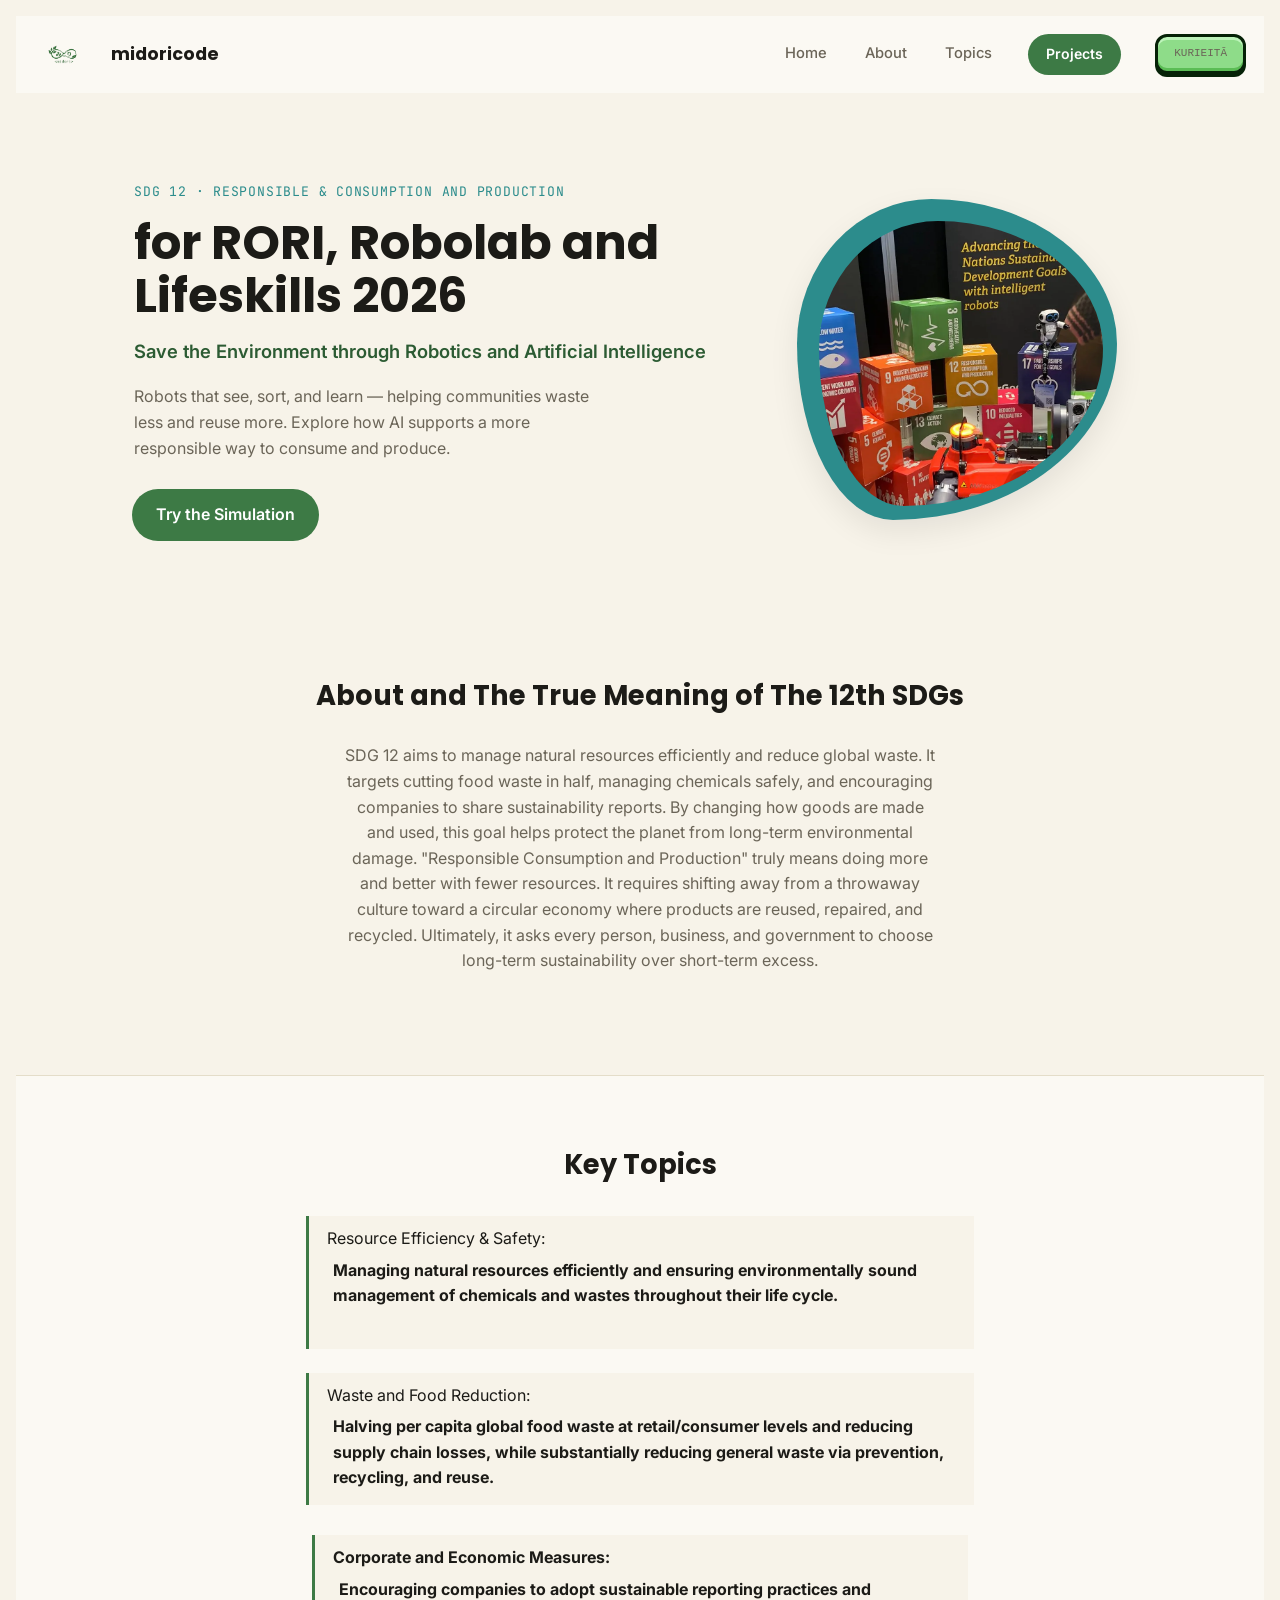
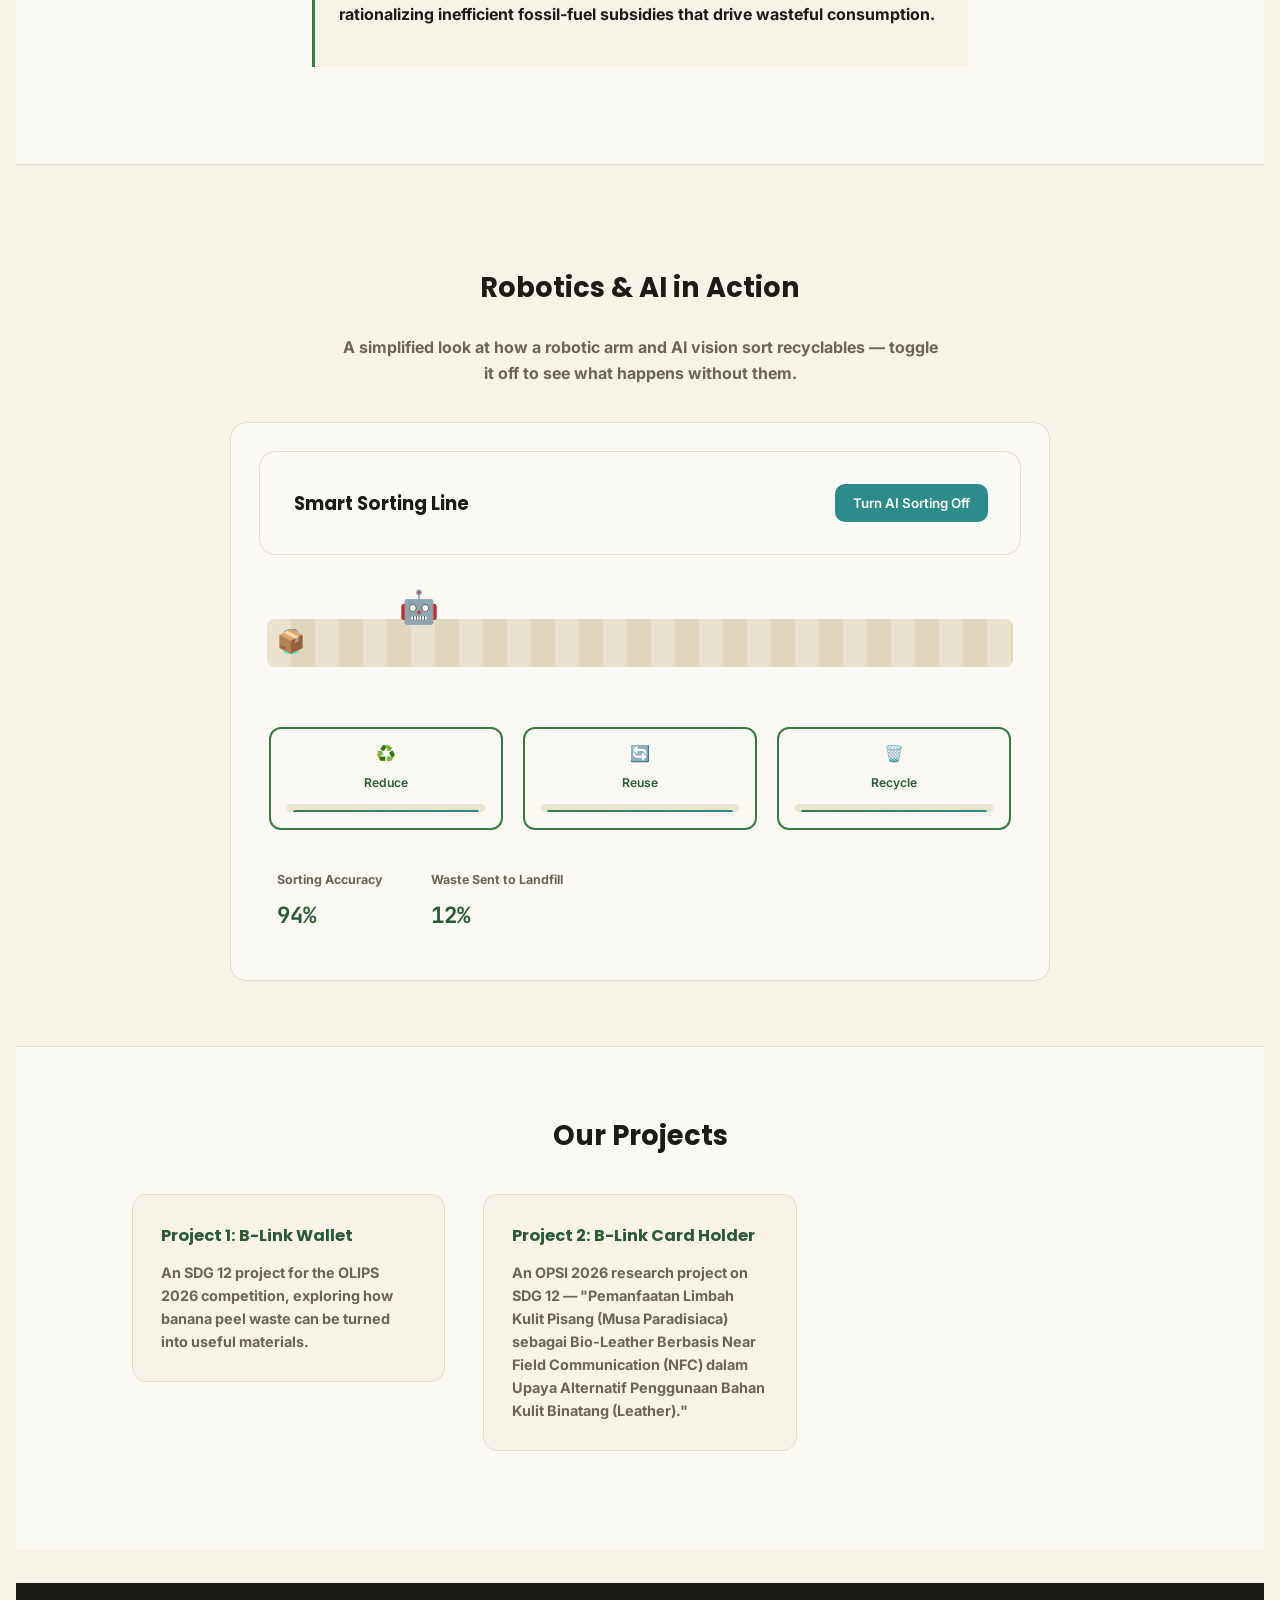
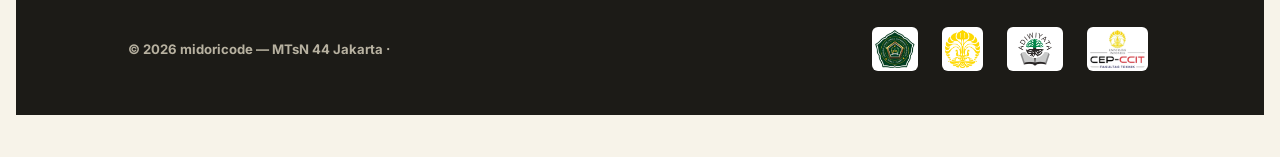
<file: index.html>
<!DOCTYPE html>
<html lang="en">
<head>
<meta charset="UTF-8">
<meta name="viewport" content="width=device-width, initial-scale=1.0">
<title>12th SDGs— midoricode</title>

<link rel="preconnect" href="https://fonts.googleapis.com">
<link href="https://fonts.googleapis.com/css2?family=Poppins:wght@600;700&family=Inter:wght@400;500;600&family=JetBrains+Mono:wght@500&display=swap" rel="stylesheet">
<link rel="stylesheet" href="midori.css">

<link rel="icon" type="image/png" href="mdcrfavicon.png">

</head>
<body>

<header>
  <nav>
    <div class="ijo"><img src="midoricodelogo.png" alt="midoricode"><span>midoricode</span></div>
    <div class="choose">
   <a href="#home">Home</a>
      <a href="#about">About</a>
    <a href="#topics">Topics</a>
      <a href="#projects" class="cta">Projects</a>
 <a href="teamfix.html" class="pixel-btn-credits">Kurieitā</a>
    </div>
  </nav>
</header>

<section class="utama" id="home">
  <div class="MASUK">
 <div>
      <div class="ATAS">SDG 12 · RESPONSIBLE &amp; CONSUMPTION AND PRODUCTION</div>
     <h1>for RORI, Robolab and Lifeskills 2026</h1>
   <div class="goal">Save the Environment through Robotics and Artificial Intelligence</div>
   <p>Robots that see, sort, and learn — helping communities waste less and reuse more. Explore how AI supports a more responsible way to consume and produce.</p>
      <a href="#demo" class="btn">Try the Simulation</a>
  </div>
    <div class="rogobogot">
  <div class="gumpal">
     <img src="rogobogot.png" alt="Robotics for Good">
   </div>
    </div>
  </div>
</section>

<section id="about">
<h2>About and The True Meaning of The 12th SDGs</h2>
 <p class="apa">SDG 12 aims to manage natural resources efficiently and reduce global waste. It targets cutting food waste in half, managing chemicals safely, and encouraging companies to share sustainability reports. By changing how goods are made and used, this goal helps protect the planet from long-term environmental damage. "Responsible Consumption and Production" truly means doing more and better with fewer resources. It requires shifting away from a throwaway culture toward a circular economy where products are reused, repaired, and recycled. Ultimately, it asks every person, business, and government to choose long-term sustainability over short-term excess.</p>
</section>

<section class="topics" id="topics">
  <h2>Key Topics</h2>
 <div class="list punya taupik">
 <div class="wikipedia">Resource Efficiency & Safety:<b>Managing natural resources efficiently and ensuring environmentally sound management of chemicals and wastes throughout their life cycle.</b><span></span></div>
 <div class="gaiaeducation">Waste and Food Reduction:<b> Halving per capita global food waste at retail/consumer levels and reducing supply chain losses, while substantially reducing general waste via prevention, recycling, and reuse.<span></span></div>
    <div class="theglobalgoals">Corporate and Economic Measures:<b> Encouraging companies to adopt sustainable reporting practices and rationalizing inefficient fossil-fuel subsidies that drive wasteful consumption.</b><span></span></div>
  </div>
</section>

<section id="demo">
  <h2>Robotics &amp; AI in Action</h2>
  <p class="gmn">A simplified look at how a robotic arm and AI vision sort recyclables — toggle it off to see what happens without them.</p>
  <div class="panel">
   <div class="panel bag.kpla">
    <h3>Smart Sorting Line</h3>
 <button id="aiToggle" aria-pressed="true">Turn AI Sorting Off</button>
    </div>
    <div class="demos" id="scene">
   <div class="robot">🤖</div>
   <div class="tmpt"></div>
   <span class="item item1">🧴</span><span class="item item2">📦</span><span class="item item3">🥫</span>
   <span class="item item4">🧴</span><span class="item item5">📦</span>
    </div>
    <div class="bins">
      <div class="r1">♻️<span>Reduce</span><div class="bin-track"><div class="bin-fill" style="height:78%"></div></div></div>
     <div class="r2">🔄<span>Reuse</span><div class="bin-track"><div class="bin-fill" style="height:65%"></div></div></div>
      <div class="r3">🗑️<span>Recycle</span><div class="bin-track"><div class="bin-fill" style="height:92%"></div></div></div>
    </div>
    <div class="stat-row">
   <div><div class="statistik">Sorting Accuracy</div><div class="stat-value" id="effVal">94%</div></div>
      <div><div class="statistik">Waste Sent to Landfill</div><div class="stat-value" id="landfillVal">12%</div></div>
    </div>
  </div>
</section>

<section class="projects" id="projects">
  <h2>Our Projects</h2>
  <div class="grid3">
   <a href="https://www.facebook.com/photo.php?fbid=122160986150937421&set=pb.61578122636509.-2207520000&type=3" target="_blank" rel="noopener noreferrer" style="text-decoration: none; color: inherit;">
  <div class="card">
    <h3>Project 1: B-Link Wallet</h3>
   <p>An SDG 12 project for the OLIPS 2026 competition, exploring how banana peel waste can be turned into useful materials.</p>
  </div>
</a>
    <a href="https://www.scribd.com/document/1007810228/Proposal-Penelitian-Opsi-20260305-072432-0000" target="_blank" rel="noopener noreferrer" style="text-decoration: none; color: inherit;">
  <div class="card">
    <h3>Project 2: B-Link Card Holder</h3>
 <p>An OPSI 2026 research project on SDG 12 — "Pemanfaatan Limbah Kulit Pisang (Musa Paradisiaca) sebagai Bio-Leather Berbasis Near Field Communication (NFC) dalam Upaya Alternatif Penggunaan Bahan Kulit Binatang (Leather)."</p>
  </div>
  </div>
</section>

<footer>
  <div class="penutup">
    <p>© 2026 midoricode — MTsN 44 Jakarta · 
 <div class="badges">
      <img src="mtsn44.jpg" alt="MTsN 44 Jakarta"><img src="ui.png" alt="Universitas Indonesia">
     <img src="Adiwiyata.png" alt="Adiwiyata"><img src="cepccit.png" alt="Fakultas Teknik CEP-CCIT">
 </div>
  </div>
</footer>

<script>
 const panel = document.querySelector('.panel');
 const btn = document.getElementById('aiToggle');
  const effVal = document.getElementById('effVal');
 const landfillVal = document.getElementById('landfillVal');
 const fills = document.querySelectorAll('.bin-fill');

  const state = {
   on:  { eff: 94, landfill: 12, f: [78, 65, 92] },
    off: { eff: 31, landfill: 68, f: [8, 5, 3] }
  };

  function applyState(mode){
    const s = state[mode];
 effVal.textContent = s.eff + '%';
  landfillVal.textContent = s.landfill + '%';
    fills.forEach((el, i) => el.style.height = s.f[i] + '%');
  }

  btn.addEventListener('click', () => {
    const isOff = panel.classList.toggle('ai-off');
   btn.textContent = isOff ? 'Turn AI Sorting On' : 'Turn AI Sorting Off';
 btn.setAttribute('aria-pressed', String(!isOff));
    applyState(isOff ? 'off' : 'on');
  });
</script>

</body>
</html>
</file>
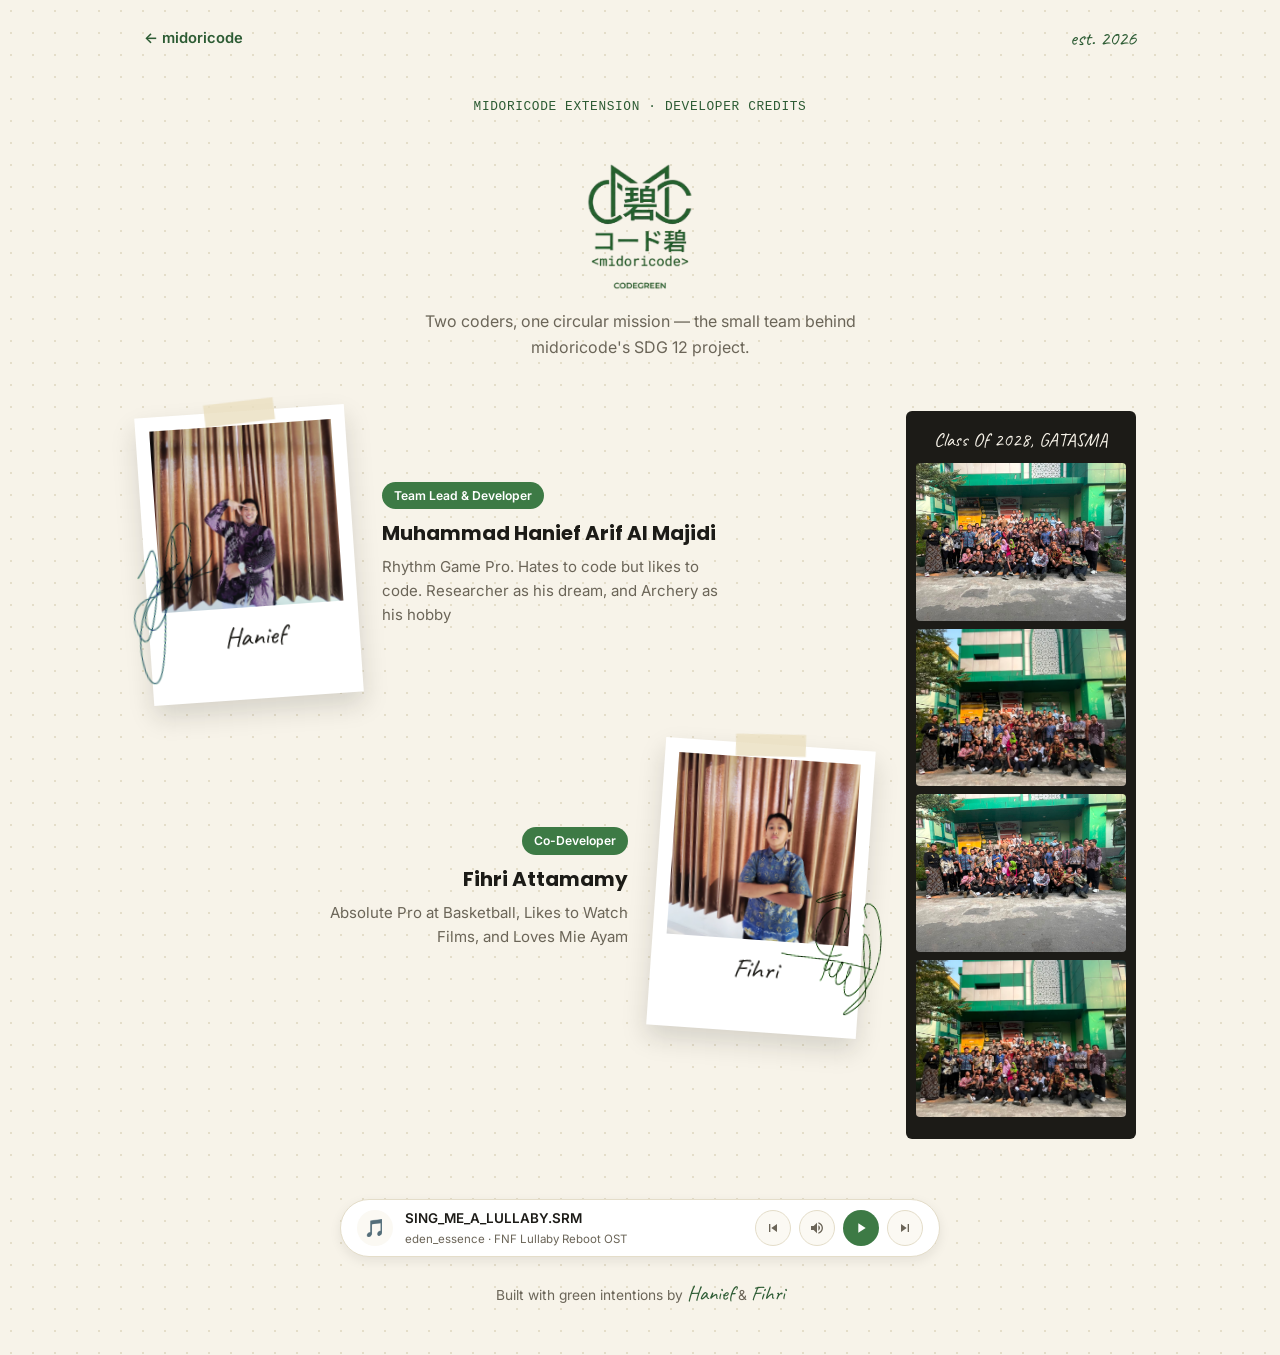
<file: teamfix.html>
<!DOCTYPE html>
<html lang="en">
<head>
<meta charset="UTF-8">
<meta name="viewport" content="width=device-width, initial-scale=1.0">
<title>codegreen — midoricodecreators</title>

<!-- Favicon -->
<link rel="icon" type="image/png" href="mdcrfavicon.png">

<!-- Fonts & CSS -->
<link rel="preconnect" href="https://fonts.googleapis.com">
<link href="https://fonts.googleapis.com/css2?family=Poppins:wght@600;700&family=Inter:wght@400;500;600&family=Caveat:wght@600;700&display=swap" rel="stylesheet">
<link rel="stylesheet" href="green.css">
</head>
<body>

<header>
  <a href="index.html">← midoricode</a>
  <span class="hand" style="font-size:1.3rem;color:var(--green-dk);">est. 2026</span>
</header>

<section class="intro">
  <div class="eyebrow">MIDORICODE EXTENSION · DEVELOPER CREDITS</div>
  <img src="codegreenlogo.png" alt="Code Green Logo" class="main-logo">
  <p>Two coders, one circular mission — the small team behind midoricode's SDG 12 project.</p>
</section>

<main>
  <div class="team">
    <!-- Hanief -->
    <div class="dev-row">
      <div class="polaroid">
        <div class="sig-area"><img src="null.jpeg" alt="Hanief photo"></div>
        <img src="sign.png" alt="Hanief Signature" class="signature sig-left">
        <div class="nickname hand">Hanief</div>
      </div>
      <div class="dev-info">
        <span class="role">Team Lead &amp; Developer</span>
        <h2>Muhammad Hanief Arif Al Majidi</h2>
        <p>Rhythm Game Pro. Hates to code but likes to code. Researcher as his dream, and Archery as his hobby</p>
      </div>
    </div>

    <!-- Fihri -->
    <div class="dev-row">
      <div class="polaroid">
        <div class="sig-area"><img src="pwuihri.jpeg" alt="Fihri photo"></div>
        <img src="sigf.png" alt="Fihri Signature" class="signature sig-right">
        <div class="nickname hand">Fihri</div>
      </div>
      <div class="dev-info">
        <span class="role">Co-Developer</span>
        <h2>Fihri Attamamy</h2>
        <p>Absolute Pro at Basketball, Likes to Watch Films, and Loves Mie Ayam</p>
      </div>
    </div>
  </div>

  <div class="filmstrip">
    <div class="cap">Class Of 2028, GATASMA</div>
    <div class="frame"><img src="g1.jpeg" alt="GATASMA"></div>
    <div class="frame"><img src="g2.jpeg" alt="26-27"></div>
    <div class="frame"><img src="g3.jpeg" alt="MTsN 44 Jakarta"></div>
    <div class="frame"><img src="g4.jpeg" alt="Tiga Tahun Bersama"></div>
  </div>
</main>

<!-- Single Audio Element -->
<audio id="bg-audio" src="lullaby.mp3"></audio>

<!-- Music Player Control Widget -->
<div class="music-player-bar">
  <div class="music-meta">
    <div class="music-disc">🎵</div>
    <div class="music-title-wrap">
      <span id="song-title" class="song-title">SING_ME_A_LULLABY.SRM</span>
      <span id="song-subtitle" class="song-subtitle">eden_essence · FNF Lullaby Reboot OST</span>
    </div>
  </div>
  <div class="music-controls">
    <!-- Previous Button -->
    <button id="prev-btn" class="audio-btn secondary" aria-label="Previous Track">
      <svg viewBox="0 0 24 24"><path d="M6 6h2v12H6zm3.5 6l8.5 6V6z"/></svg>
    </button>
    <!-- Mute / Unmute Button -->
    <button id="mute-btn" class="audio-btn secondary" aria-label="Mute / Unmute Music">
      <svg id="icon-volume" viewBox="0 0 24 24"><path d="M3 9v6h4l5 5V4L7 9H3zm13.5 3c0-1.77-1.02-3.29-2.5-4.03v8.05c1.48-.73 2.5-2.25 2.5-4.02zM14 3.23v2.06c2.89.86 5 3.54 5 6.71s-2.11 5.85-5 6.71v2.06c4.01-.91 7-4.49 7-8.77s-2.99-7.86-7-8.77z"/></svg>
      <svg id="icon-muted" viewBox="0 0 24 24" style="display:none;"><path d="M16.5 12c0-1.77-1.02-3.29-2.5-4.03v2.21l2.45 2.45c.03-.2.05-.41.05-.63zm2.5 0c0 .94-.2 1.82-.54 2.64l1.51 1.51C20.63 14.91 21 13.5 21 12c0-4.28-2.99-7.86-7-8.77v2.06c2.89.86 5 3.54 5 6.71zM4.27 3L3 4.27 7.73 9H3v6h4l5 5v-6.73l4.25 4.25c-.67.52-1.42.93-2.25 1.18v2.06c1.38-.31 2.63-.95 3.69-1.81L19.73 21 21 19.73 4.27 3zM12 4L9.91 6.09 12 8.18V4z"/></svg>
    </button>
    <!-- Play / Pause Button -->
    <button id="audio-btn" class="audio-btn" aria-label="Play Music">
      <svg id="icon-play" viewBox="0 0 24 24"><path d="M8 5v14l11-7z"/></svg>
      <svg id="icon-pause" viewBox="0 0 24 24" style="display:none;"><path d="M6 19h4V5H6v14zm8-14v14h4V5h-4z"/></svg>
    </button>
    <!-- Next Button -->
    <button id="next-btn" class="audio-btn secondary" aria-label="Next Track">
      <svg viewBox="0 0 24 24"><path d="M6 18l8.5-6L6 6v12zM16 6v12h2V6h-2z"/></svg>
    </button>
  </div>
</div>

<footer>
  Built with green intentions by <span class="hand">Hanief</span> &amp; <span class="hand">Fihri</span>
</footer>

<script>
  const songs = [
    {
      title: "SING_ME_A_LULLABY.SRM",
      subtitle: "eden_essence · FNF Lullaby Reboot OST",
      src: "lullaby.mp3"
    },
    {
      title: "Hotel Room",
      subtitle: "Ax and the Hatchetmen · Hotel Room",
      src: "Hotel Room.mp3"
    },
    {
      title: "Sunflower",
      subtitle: "Rex Orange County · Sunflower",
      src: "Sunflower.mp3"
    },
    {
      title: "After The Storm",
      subtitle: "Kali Uchis · Isolation",
      src: "After The Storm.mp3"
    },
    {
      title: "November",
      subtitle: "Tyler The Creator · Flower Boy",
      src: "November.mp3"
    },
    {
      title: "Charlie's Inferno (60s Mix)",
      subtitle: "(COVER) Matt Dusk · Charlie's Inferno (60s Mix)",
      src: "Charlie's Inferno.mp3"
    }
  ];

  let currentSongIndex = 0;

  const audio = document.getElementById('bg-audio');
  const playBtn = document.getElementById('audio-btn');
  const muteBtn = document.getElementById('mute-btn');
  const prevBtn = document.getElementById('prev-btn');
  const nextBtn = document.getElementById('next-btn');

  const songTitleEl = document.getElementById('song-title');
  const songSubtitleEl = document.getElementById('song-subtitle');

  const playIcon = document.getElementById('icon-play');
  const pauseIcon = document.getElementById('icon-pause');
  const volumeIcon = document.getElementById('icon-volume');
  const mutedIcon = document.getElementById('icon-muted');

  function loadSong(index) {
    const track = songs[index];
    audio.src = track.src;
    songTitleEl.textContent = track.title;
    songSubtitleEl.textContent = track.subtitle;
  }

  function playTrack() {
    audio.play();
    playIcon.style.display = 'none';
    pauseIcon.style.display = 'block';
  }

  function pauseTrack() {
    audio.pause();
    playIcon.style.display = 'block';
    pauseIcon.style.display = 'none';
  }

  playBtn.addEventListener('click', () => {
    if (audio.paused) {
      playTrack();
    } else {
      pauseTrack();
    }
  });

  nextBtn.addEventListener('click', () => {
    currentSongIndex = (currentSongIndex + 1) % songs.length;
    loadSong(currentSongIndex);
    playTrack();
  });

  prevBtn.addEventListener('click', () => {
    currentSongIndex = (currentSongIndex - 1 + songs.length) % songs.length;
    loadSong(currentSongIndex);
    playTrack();
  });

  audio.addEventListener('ended', () => {
    currentSongIndex = (currentSongIndex + 1) % songs.length;
    loadSong(currentSongIndex);
    playTrack();
  });

  muteBtn.addEventListener('click', () => {
    audio.muted = !audio.muted;
    volumeIcon.style.display = audio.muted ? 'none' : 'block';
    mutedIcon.style.display = audio.muted ? 'block' : 'none';
  });
</script>

</body>
</html>
</file>
<file: midori.css>
:root{
 --cream:#F7F3E9; --cream2:#FBF9F3; --ink:#1C1B17; --muted:#6B6558;
    --green:#3D7A45; --green-dk:#2C5B33; --teal:#2C8C8C; --line:#E4DDC9;
  }
  *{box-sizing:border-box; margin: 4px;; padding: 2px;;}
  html{scroll-behavior:smooth;}.wrap{max-width:1040px; margin:0 auto; padding:0 24px;}
 a{color:inherit;}.mono{font-family:'JetBrains Mono',monospace;}
body{background:var(--cream); color:var(--ink); font-family:'Inter',sans-serif; line-height:1.6;}
  h1,h2,h3{font-family:'Poppins',sans-serif; font-weight:700;}
  
  

  /* bagian atas ama navigasi */
  header{position:sticky; top:0; z-index:40; background:var(--cream2); border-bottom:0px solid var(--line);}
 nav{display:flex; align-items:center; justify-content:space-between; padding:1;}
 .ijo span{font-family:'Poppins',sans-serif; font-weight:700; font-size:1.1rem;}
 .ui {
 padding:  24px; 
 max-width:1040px; 
 margin:0 auto;
}
  .ijo{display:flex; align-items:center; gap:8px;}.ijo img{height:34px;}
  
  
  
  .choose a:not(.cta){color:var(--muted); text-decoration:none;}.choose{display:flex; align-items:center; gap:26px; font-size:.92rem; font-weight:500;}
 .choose a:not(.cta):hover{color:var(--ink);}.cta{background:var(--green); color:#fff !important; padding:9px 18px; border-radius:24px; text-decoration:none; font-weight:600; font-size:.88rem;}
  

  /* utama */
.utama{padding:70px 24px 50px;}
.MASUK{max-width:1040px; margin:0 auto; display:grid; grid-template-columns:1.2fr .8fr; gap:30px; align-items:center;}
  .ATAS{color:var(--teal); font-family:'JetBrains Mono',monospace; font-size:.82rem; letter-spacing:.06em; margin-bottom:10px;}
.utama h1{font-size:clamp(2rem,4.4vw,3rem); line-height:1.12; margin-bottom:10px;}.utama .goal{color:var(--green-dk); font-size:1.15rem; font-weight:600; margin-bottom:14px;}
  
  .utama p{color:var(--muted); max-width:460px; margin-bottom:22px;}
.btn{display:inline-block; background:var(--green); color:#fff; padding:13px 24px; border-radius:26px; text-decoration:none; font-weight:600;}
  

@import url('https://fonts.googleapis.com/css2?family=Press+Start+2P&display=swap');


.btn-projects {
  background-color: #2d5a37; 
color: #ffffff;
  padding: 8px 18px;
 border-radius: 20px; 
  text-decoration: none;
  display: inline-block;
  font-weight: 600;


  border: 1px solid #1e3d25;
box-shadow: 
inset 0 2px 0 rgba(255, 255, 255, 0.25), 
  inset 0 -2px 0 rgba(0, 0, 0, 0.3),       
    0 3px 6px rgba(0, 0, 0, 0.15);          
  transition: all 0.15s ease;
}

.btn-projects:hover {
  background-color: #356740;
  transform: translateY(-1px);
box-shadow: 
inset 0 2px 0 rgba(255, 255, 255, 0.3),
 inset 0 -2px 0 rgba(0, 0, 0, 0.3),
    0 4px 8px rgba(0, 0, 0, 0.2);
}

.btn-projects:active {
  transform: translateY(1px);
box-shadow: 
inset 0 1px 2px rgba(0, 0, 0, 0.4),
   0 1px 2px rgba(0, 0, 0, 0.1);
}

.pixel-btn-credits {
font-family: 'Press Start 2P', monospace;
font-size: 11px;
  color: #0c380d; background-color: #8edc89;padding: 8px 16px;text-decoration: none;display: inline-block;
  text-transform: uppercase;


border: 3px solid #062207;
  border-radius: 12px;
  box-shadow: 
 inset 0 3px 0 #bdf4ba,
 inset 0 -3px 0 #5bbd55,
   0 3px 0 #062207;

image-rendering: pixelated;
  transition: transform 0.1s step-end, box-shadow 0.1s step-end;
}


.pixel-btn-credits:hover {
  background-color: #a0e89c;transform: translateY(-2px);
}

.pixel-btn-credits:active {
  transform: translateY(2px);
 box-shadow: 
    inset 0 3px 0 #5bbd55,
 0 1px 0 #062207;
}

  .rogobogot {
 display: flex;
 justify-content: center;
align-items: center; position: relative;
  }
  .gumpal {
    width: 320px;
    height: 321px;
 background: var(--teal);padding: 16px;
 border-radius: 42% 58% 70% 30% / 45% 45% 55% 55%;
 overflow: hidden;
    box-shadow: 0 12px 30px rgba(0, 0, 0, 0.08); animation: blobFloat 6s ease-in-out infinite, blobMorph 12s ease-in-out infinite alternate;
  }
  .gumpal img {
 width: 100%;
height: 100%;
    object-fit: cover; border-radius: inherit; display: block;
  }

  @keyframes blobFloat {
   0%, 100% { transform: translateY(0); }
50% { transform: translateY(-18px); }
  }
  @keyframes blobMorph {
 0% { border-radius: 42% 58% 70% 30% / 45% 45% 55% 55%; }
 50% { border-radius: 60% 40% 30% 70% / 60% 30% 70% 40%; }
    100% { border-radius: 35% 65% 50% 50% / 50% 60% 40% 50%; }
  }

  /* Main Sections */
  section{padding:61px 24px;} section h2{font-size:1.7rem; text-align:center; margin-bottom:22px;}
 section > p.apa, section > p.gmn{text-align:center; color:var(--muted); max-width:600px; margin:0 auto 34px;}

 .topics{background:var(--cream2); border-top:1px solid var(--line); border-bottom:1px solid var(--line);}
  .punya.taupik{max-width:680px; margin:0 auto; display:flex; flex-direction:column; gap:16px;}
.wikipedia, .gaiaeducation, .theglobalgoals{border-left:3px solid var(--green); padding:10px 18px; background:var(--cream);}
.punya.taupik b{display:block; margin-bottom:2px;}.punya.taupik span{color:var(--muted); font-size:.9rem;}

  /* demos */
  .panel{background:var(--cream2); border:1px solid var(--line); border-radius:16px; padding:28px; max-width:820px; margin:0 auto;}
  .bag\.kpla{display:flex; justify-content:space-between; align-items:center; flex-wrap:wrap; gap:12px; margin-bottom:20px;}
.bag\.kpla h3{font-size:1.15rem;}
  button#aiToggle{background:var(--teal); color:#fff; border:none; font-family:'Inter',sans-serif; font-weight:600; padding:11px 18px; border-radius:10px; cursor:pointer;}button#aiToggle:focus-visible{outline:3px solid var(--green); outline-offset:2px;}

 .demos{position:relative; height:130px; overflow:hidden; margin-bottom:16px;}
  .robot{position:absolute; top:0; left:130px; font-size:2rem; animation:armMove 1.4s ease-in-out infinite; z-index:2;}
@keyframes armMove{0%,100%{transform:translateY(0) rotate(0)} 50%{transform:translateY(12px) rotate(-10deg)}}
  .tmpt{position:absolute; bottom:34px; left:0; right:0; height:48px; border-radius:8px;
  background:repeating-linear-gradient(90deg, #E9E2CC 0 24px, #DFD6BC 24px 48px);}
  .item{position:absolute; bottom:40px; left:8px; font-size:1.4rem; animation:travel 4s linear infinite;}
@keyframes travel{0%{transform:translateX(0); opacity:1} 82%{opacity:1} 100%{transform:translateX(420px); opacity:0}}
.item1{animation-delay:0s} .item2{animation-delay:.8s} .item3{animation-delay:1.6s}
  .item4{animation-delay:2.4s} .item5{animation-delay:3.2s}
  
  .ai-off .robot{animation-play-state:paused; opacity:.35; filter:grayscale(1);}
.ai-off .item{animation:none; opacity:1;}.ai-off .item5{transform:translateX(14px) rotate(22deg)}

.ai-off .item1{transform:translateX(4px) rotate(8deg)} .ai-off .item2{transform:translateX(34px) rotate(-12deg)}.ai-off .item3{transform:translateX(20px) rotate(16deg)} .ai-off .item4{transform:translateX(48px) rotate(-6deg)}
  
  
.bins{display:grid; grid-template-columns:repeat(3,1fr); gap:12px;}
  .r1, .r2, .r3{background:var(--cream2); border:2px solid var(--green); border-radius:12px; padding:12px; text-align:center; transition: all 0.4s ease;} .r1 span, .r2 span, .r3 span{display:block; font-size:.76rem; color:var(--green-dk); font-weight:600; margin-top:4px;}
.bin-track{height:8px; background:#EAE3CE; border-radius:6px; margin-top:10px; overflow:hidden;}
.bin-fill{height:78%; background:linear-gradient(90deg,var(--green),var(--teal)); border-radius:6px; transition:height .6s ease;}
  
/* AI OFF Blank Card state */
.ai-off .r1, .ai-off .r2, .ai-off .r3 { background:#EFECE6; border-color:#D1C9B8; opacity:.45; filter:grayscale(1); }
.ai-off .r1 span, .ai-off .r2 span, .ai-off .r3 span { color:var(--muted); }
.ai-off .bin-fill { background:#A8A295; }

  .stat-row{display:flex; gap:24px; margin-top:20px; flex-wrap:wrap;}
.statistik{font-size:.78rem; color:var(--muted);}
  .stat-value{font-family:'JetBrains Mono',monospace; font-size:1.4rem; color:var(--green-dk);}

  /* Projects Section */
  .projects{background:var(--cream2); border-top:1px solid var(--line);}
  .grid3{display:grid; grid-template-columns:repeat(3,1fr); gap:18px; max-width:1040px; margin:0 auto;}
  .card{background:var(--cream); border:1px solid var(--line); border-radius:14px; padding:22px; transition:transform .2s ease;}
.card:hover{transform:translateY(-4px);}.card h3{color:var(--green-dk); font-size:1.02rem; margin-bottom:8px;}
.card p{color:var(--muted); font-size:.9rem;}

  /* Footer */
  footer{background:var(--ink); color:#EDE9DC; padding:32px 24px;}
  .penutup{max-width:1040px; margin:0 auto; display:flex; justify-content:space-between; align-items:center; flex-wrap:wrap; gap:18px;}
 .badges{display:flex; align-items:center; gap:16px;}.badges img{height:44px; border-radius:6px; background:#fff; padding:3px;}
  .penutup p{font-size:.82rem; color:#B7B1A0;}

  /* styling terakhir */
  @media(max-width:760px){
    .MASUK{grid-template-columns:1fr;} 
 .rogobogot{order:-1;}
 .grid3{grid-template-columns:1fr;} 
    .choose{gap:14px; font-size:.82rem;}
  .penutup{flex-direction:column; text-align:center;}
  }
  @media(prefers-reduced-motion:reduce){ .robot,.item,.gumpal{animation:none !important;} }
</file>
<file: green.css>
:root{
    --cream:#F7F3E9; --cream2:#FBF9F3; --ink:#1C1B17; --muted:#6B6558;
    --green:#3D7A45; --green-dk:#2C5B33; --tape:#EADFC0; --line:#E4DDC9;
  }
  *{box-sizing:border-box; margin:0; padding:0;}
  body{
    background:var(--cream); color:var(--ink); font-family:'Inter',sans-serif; line-height:1.6;
    background-image:radial-gradient(var(--line) 1px, transparent 1px);
    background-size:22px 22px;
  }

.main-logo {
  max-width: 300px;
  height: auto;
  display: block;
  margin: 16px auto 12px;
}

  h1,h2{font-family:'Poppins',sans-serif; font-weight:700;}
  .hand{font-family:'Caveat',cursive;}
  .wrap{max-width:1040px; margin:0 auto; padding:0 24px;}

  header{padding:22px 24px; display:flex; justify-content:space-between; align-items:center; max-width:1040px; margin:0 auto;}
  header a{color:var(--green-dk); text-decoration:none; font-weight:600; font-size:.92rem;}
  header a:hover{text-decoration:underline;}

  .intro{text-align:center; padding:20px 24px 50px;}
  .eyebrow{color:var(--green-dk); font-family:'JetBrains Mono',monospace; font-size:.8rem; letter-spacing:.05em;}
  .intro h1{font-size:clamp(2rem,4.5vw,2.7rem); margin:10px 0 8px;}
  .intro p{color:var(--muted); max-width:480px; margin:0 auto;}

  main{max-width:1040px; margin:0 auto; padding:0 24px 60px; display:grid; grid-template-columns:1fr 230px; gap:40px;}
  .team{display:flex; flex-direction:column; gap:46px;}

  .dev-row{display:flex; align-items:center; gap:28px;}
  .dev-row:nth-child(2){flex-direction:row-reverse; text-align:right;}

  /* gambar i ama fren */
  .polaroid{
    background:#fff; padding:14px 14px 40px; width:210px; flex-shrink:0;
    box-shadow:0 12px 24px rgba(28,27,23,.15); 
    position:relative; 
    overflow:visible !important; 
    transition:transform .25s ease;
    z-index:1;
  }
  .dev-row:nth-child(1) .polaroid{transform:rotate(-4deg);}
  .dev-row:nth-child(2) .polaroid{transform:rotate(4deg);}
  .polaroid:hover{transform:rotate(0deg) scale(1.04); z-index:10;}
  .polaroid::before{
    content:''; position:absolute; top:-10px; left:50%; transform:translateX(-50%) rotate(-3deg);
    width:70px; height:22px; background:var(--tape); opacity:.8; z-index:2;
  }
  
  .sig-area{background:#F2EFE6; aspect-ratio:1/1; display:flex; align-items:center; justify-content:center; overflow:hidden;}
  .sig-area img{width:100%; height:100%; object-fit:cover;}
  .nickname{text-align:center; font-size:1.7rem; margin-top:8px;}

  /*ttd*/
  .signature {
    position: absolute;
    width: 100px;
    height: auto;
    z-index: 99;
    pointer-events: none;
    mix-blend-mode: multiply;
  }

  .sig-left {
    bottom: 25px;
    left: -20px;
    transform: rotate(-10deg);
  }

  .sig-right {
    bottom: 25px;
    right: -20px;
    transform: rotate(10deg);
  }

  .dev-info .role{display:inline-block; background:var(--green); color:#fff; font-size:.76rem; font-weight:600; padding:4px 12px; border-radius:20px; margin-bottom:8px;}
  .dev-info h2{font-size:1.25rem; margin-bottom:6px;}
  .dev-info p{color:var(--muted); font-size:.94rem; max-width:340px;}
  .dev-row:nth-child(2) .dev-info p{margin-left:auto;}

  .filmstrip{background:var(--ink); padding:14px 10px; border-radius:6px; align-self:start; position:sticky; top:24px;}
  .filmstrip .cap{color:var(--cream); font-family:'Caveat',cursive; font-size:1.2rem; text-align:center; margin-bottom:8px;}
  .filmstrip .frame {
    width: 100%;
    aspect-ratio: 4 / 3;
    overflow: hidden;
    border-radius: 4px;
    margin-bottom:8px;
  }
  .filmstrip .frame img {
    width: 100%;
    height: 100%;
    object-fit: cover;
    display: block;
  }

  /* ampun dj */
  .music-player-bar {
    max-width: 600px;
    margin: 0 auto 10px auto;
    background: #FFFFFF;
    border: 1px solid var(--line);
    border-radius: 30px;
    padding: 8px 16px;
    display: flex;
    align-items: center;
    justify-content: space-between;
    box-shadow: 0 4px 12px rgba(28, 27, 23, 0.08);
  }
  .music-meta {
    display: flex;
    align-items: center;
    gap: 12px;
    overflow: hidden;
  }
  .music-disc {
    width: 36px;
    height: 36px;
    background: var(--cream2);
    border-radius: 50%;
    display: flex;
    align-items: center;
    justify-content: center;
    font-size: 1.1rem;
    flex-shrink: 0;
  }
  .music-title-wrap {
    display: flex;
    flex-direction: column;
    text-align: left;
    white-space: nowrap;
    overflow: hidden;
    text-overflow: ellipsis;
  }
  .song-title {
    font-size: 0.84rem;
    font-weight: 600;
    color: var(--ink);
  }
  .song-subtitle {
    font-size: 0.72rem;
    color: var(--muted);
  }
  .music-controls {
    display: flex;
    align-items: center;
    gap: 8px;
    flex-shrink: 0;
  }
  .audio-btn {
    background: var(--green);
    color: #FFF;
    border: none;
    border-radius: 50%;
    width: 36px;
    height: 36px;
    cursor: pointer;
    display: flex;
    align-items: center;
    justify-content: center;
    transition: background 0.2s ease, transform 0.1s ease;
  }
  .audio-btn:hover {
    background: var(--green-dk);
    transform: scale(1.05);
  }
  .audio-btn.secondary {
    background: var(--cream2);
    color: var(--muted);
    border: 1px solid var(--line);
  }
  .audio-btn.secondary:hover {
    background: var(--tape);
    color: var(--ink);
  }
  .audio-btn svg {
    width: 16px;
    height: 16px;
    fill: currentColor;
  }

  footer{text-align:center; padding:10px 24px 44px; color:var(--muted); font-size:.86rem;}
  footer .hand{font-size:1.3rem; color:var(--green-dk);}

  @media (max-width: 760px) {
    main { grid-template-columns: 1fr; }
    .filmstrip {
      position: static;
      display: grid;
      grid-template-columns: repeat(4, 1fr);
      gap: 8px;
    }
    .filmstrip .cap { grid-column: 1 / -1; }
    .dev-row, .dev-row:nth-child(2) {
      flex-direction: column;
      text-align: center;
    }
    .dev-row:nth-child(2) .dev-info p { margin-left: 0; }
  }
</file>
